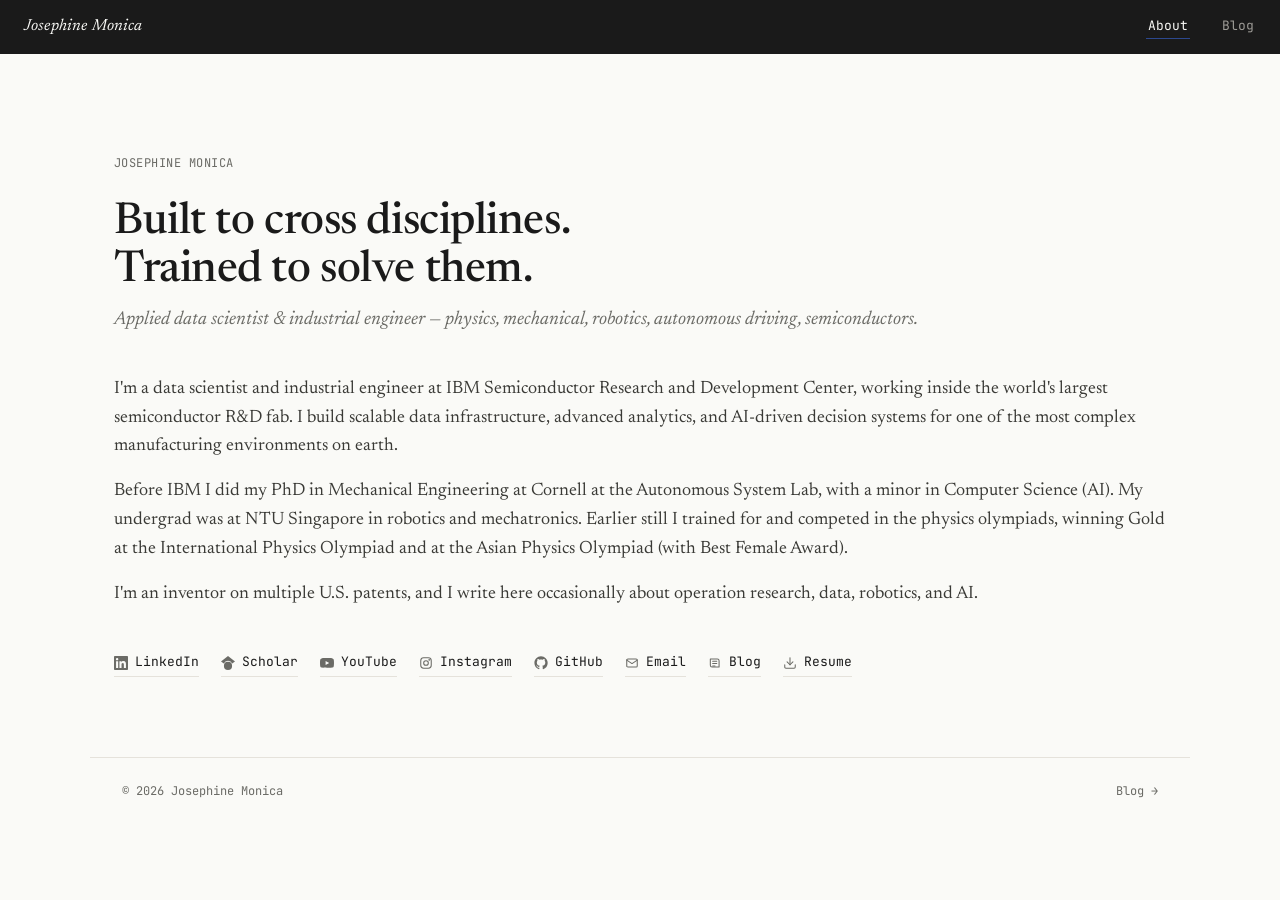
<file: index.html>
<!doctype html>
<html lang="en">
<head>
<meta charset="utf-8" />
<meta name="viewport" content="width=device-width, initial-scale=1" />
<title>Josephine Monica</title>
<link rel="preconnect" href="https://fonts.googleapis.com">
<link rel="preconnect" href="https://fonts.gstatic.com" crossorigin>
<link href="https://fonts.googleapis.com/css2?family=Inter:wght@400;500;600&family=Newsreader:ital,wght@0,400;0,500;0,600;1,400&family=JetBrains+Mono:wght@400;500&display=swap" rel="stylesheet">
<link rel="stylesheet" href="styles/base.css">
<style>
  body[data-variation="centered"] .v-sidebar,
  body[data-variation="centered"] .v-academic,
  body[data-variation="sidebar"]  .v-centered,
  body[data-variation="sidebar"]  .v-academic,
  body[data-variation="academic"] .v-centered,
  body[data-variation="academic"] .v-sidebar { display: none; }

  body[data-variation="sidebar"] .site-nav,
  body[data-variation="academic"] .site-nav { display: none; }

  .v-centered { max-width: var(--maxw); margin: 0 auto; padding: 72px 24px 0; }
  .v-centered .eyebrow { font-family: var(--mono); font-size: 12px; color: var(--muted); letter-spacing: 0.04em; margin-bottom: 28px; }
  .v-centered h1 { font-family: var(--serif); font-weight: 500; font-size: 44px; line-height: 1.08; letter-spacing: -0.01em; margin: 0 0 10px; }
  .v-centered .tag { font-family: var(--serif); font-style: italic; color: var(--muted); font-size: 19px; margin: 0 0 40px; }
  .v-centered .bio p { font-family: var(--serif); font-size: 18px; line-height: 1.6; margin: 0 0 16px; color: var(--ink-soft); text-wrap: pretty; }
  .v-centered .links { margin-top: 44px; display: flex; flex-wrap: wrap; gap: 22px; font-family: var(--mono); font-size: 13px; }
  .v-centered .links a { color: var(--ink); text-decoration: none; border-bottom: 1px solid var(--rule); padding-bottom: 3px; display: inline-flex; align-items: center; gap: 7px; }
  .v-centered .links a:hover { border-bottom-color: var(--accent); color: var(--accent); }
  .v-centered .links a:hover svg { color: var(--accent); }
  .v-centered .links svg { width: 14px; height: 14px; color: var(--muted); transition: color .15s ease; }

  .v-sidebar { max-width: var(--maxw); margin: 0 auto; padding: 72px 32px 0; display: grid; grid-template-columns: 240px 1fr; gap: 72px; }
  .v-sidebar aside .photo { width: 120px; height: 120px; border-radius: 50%; background: var(--rule); display: flex; align-items: center; justify-content: center; font-family: var(--serif); font-size: 36px; color: var(--muted); margin-bottom: 20px; }
  .v-sidebar aside h1 { font-family: var(--serif); font-weight: 500; font-size: 24px; line-height: 1.15; margin: 0 0 4px; }
  .v-sidebar aside .role { font-family: var(--mono); font-size: 12px; color: var(--muted); margin: 0 0 28px; }
  .v-sidebar aside nav { display: flex; flex-direction: column; gap: 6px; font-family: var(--mono); font-size: 13px; }
  .v-sidebar aside nav a { color: var(--muted); text-decoration: none; }
  .v-sidebar aside nav a:hover, .v-sidebar aside nav a.active { color: var(--ink); }
  .v-sidebar aside .links { margin-top: 24px; display: flex; flex-direction: column; gap: 2px; font-family: var(--mono); font-size: 13px; }
  .v-sidebar aside .links a { color: var(--ink); text-decoration: none; display: inline-flex; align-items: center; gap: 10px; padding: 4px 0; }
  .v-sidebar aside .links a:hover { color: var(--accent); }
  .v-sidebar aside .links a:hover svg { color: var(--accent); }
  .v-sidebar aside .links svg { width: 15px; height: 15px; flex-shrink: 0; color: var(--muted); transition: color .15s ease; }

  .v-sidebar main .bio p { font-family: var(--serif); font-size: 18px; line-height: 1.65; color: var(--ink-soft); margin: 0 0 18px; text-wrap: pretty; }
  .v-sidebar main h2 { font-family: var(--mono); font-size: 11px; text-transform: uppercase; letter-spacing: 0.1em; color: var(--muted); font-weight: 500; margin: 40px 0 14px; }
  .v-sidebar main .timeline { list-style: none; padding: 0; margin: 0; border-top: 1px solid var(--rule); }
  .v-sidebar main .timeline li { display: grid; grid-template-columns: 110px 1fr; gap: 20px; padding: 14px 0; border-bottom: 1px solid var(--rule); font-size: 15px; }
  .v-sidebar main .timeline .when { font-family: var(--mono); font-size: 12px; color: var(--muted); padding-top: 2px; }
  .v-sidebar main .timeline .what strong { font-weight: 500; color: var(--ink); }
  .v-sidebar main .timeline .what .sub { color: var(--muted); font-size: 14px; }

  @media (max-width: 720px) {
    .v-sidebar { grid-template-columns: 1fr; gap: 32px; padding-top: 48px; }
  }

  .v-academic { max-width: var(--maxw); margin: 0 auto; padding: 56px 32px 0; }
  .v-academic .masthead { border-top: 2px solid var(--ink); border-bottom: 1px solid var(--ink); padding: 20px 0 18px; display: flex; justify-content: space-between; align-items: baseline; margin-bottom: 40px; }
  .v-academic .masthead h1 { font-family: var(--serif); font-weight: 500; font-size: 30px; letter-spacing: -0.01em; margin: 0; white-space: nowrap; }
  .v-academic .masthead .meta { font-family: var(--mono); font-size: 12px; color: var(--muted); text-align: right; line-height: 1.5; }
  .v-academic .masthead .meta a { color: var(--muted); text-decoration: none; }
  .v-academic .masthead .meta a:hover { color: var(--ink); }

  .v-academic .layout { display: grid; grid-template-columns: 1fr 240px; gap: 56px; }
  .v-academic .bio p { font-family: var(--serif); font-size: 18px; line-height: 1.65; color: var(--ink-soft); margin: 0 0 18px; text-wrap: pretty; }
  .v-academic .bio p.lede { font-size: 21px; line-height: 1.5; color: var(--ink); margin-bottom: 28px; padding-bottom: 24px; border-bottom: 1px solid var(--rule); }
  .v-academic aside h3 { font-family: var(--mono); font-size: 11px; text-transform: uppercase; letter-spacing: 0.1em; color: var(--muted); font-weight: 500; margin: 0 0 12px; padding-bottom: 8px; border-bottom: 1px solid var(--rule); }
  .v-academic aside ul { list-style: none; padding: 0; margin: 0 0 28px; font-size: 14px; }
  .v-academic aside li { padding: 6px 0; color: var(--ink-soft); }
  .v-academic aside li .when { font-family: var(--mono); font-size: 11px; color: var(--muted); display: block; }
  .v-academic aside .links a { display: inline-flex; align-items: center; gap: 10px; font-family: var(--mono); font-size: 13px; color: var(--ink); text-decoration: none; padding: 4px 0; }
  .v-academic aside .links a:hover { color: var(--accent); }
  .v-academic aside .links a:hover svg { color: var(--accent); }
  .v-academic aside .links svg { width: 14px; height: 14px; color: var(--muted); transition: color .15s ease; }

  @media (max-width: 720px) {
    .v-academic .layout { grid-template-columns: 1fr; gap: 32px; }
    .v-academic .masthead { flex-direction: column; gap: 8px; }
    .v-academic .masthead .meta { text-align: left; }
  }

  #tweaks { position: fixed; right: 20px; bottom: 20px; background: var(--bg-elev); border: 1px solid var(--rule); border-radius: 8px; padding: 16px; font-family: var(--sans); font-size: 13px; box-shadow: 0 10px 30px rgba(0,0,0,.08); display: none; min-width: 240px; z-index: 100; }
  #tweaks.open { display: block; }
  #tweaks h4 { margin: 0 0 12px; font-family: var(--mono); font-size: 11px; text-transform: uppercase; letter-spacing: 0.1em; color: var(--muted); font-weight: 500; }
  #tweaks .row { display: flex; justify-content: space-between; align-items: center; padding: 6px 0; gap: 12px; }
  #tweaks .row label { color: var(--ink-soft); }
  #tweaks .seg { display: inline-flex; border: 1px solid var(--rule); border-radius: 6px; overflow: hidden; }
  #tweaks .seg button { background: transparent; border: 0; padding: 4px 10px; font-family: var(--mono); font-size: 11px; color: var(--muted); cursor: pointer; }
  #tweaks .seg button.active { background: var(--ink); color: var(--bg); }
  #tweaks .swatches { display: inline-flex; gap: 6px; }
  #tweaks .swatches button { width: 18px; height: 18px; border-radius: 50%; border: 1px solid var(--rule); cursor: pointer; padding: 0; }
  #tweaks .swatches button.active { outline: 2px solid var(--ink); outline-offset: 2px; }
</style>
</head>
<body data-variation="centered" data-screen-label="Homepage">

<header class="site-nav">
  <a href="index.html" class="brand">Josephine Monica</a>
  <nav>
    <a href="index.html" class="active">About</a>
    <!-- <a href="services.html">Services</a> -->
    <a href="blog.html">Blog</a>
  </nav>
</header>

<main class="v-centered">
  <div class="eyebrow">JOSEPHINE MONICA</div>
  <h1>Built to cross disciplines.<br>Trained to solve them.</h1>
  <p class="tag">Applied data scientist &amp; industrial engineer — physics, mechanical, robotics, autonomous driving, semiconductors.</p>

  <div class="bio">
    <p>I'm a data scientist and industrial engineer at IBM Semiconductor Research and Development Center, working inside the world's largest semiconductor R&amp;D fab. I build scalable data infrastructure, advanced analytics, and AI-driven decision systems for one of the most complex manufacturing environments on earth.</p>
    <p>Before IBM I did my PhD in Mechanical Engineering at Cornell at the Autonomous System Lab, with a minor in Computer Science (AI). My undergrad was at NTU Singapore in robotics and mechatronics. Earlier still I trained for and competed in the physics olympiads, winning Gold at the International Physics Olympiad and at the Asian Physics Olympiad (with Best Female Award).</p>
    <p>I'm an inventor on multiple U.S. patents, and I write here occasionally about operation research, data, robotics, and AI.</p>
  </div>

  <div class="links">
    <a href="https://linkedin.com/in/josephinemonica"><svg viewBox="0 0 24 24" fill="currentColor" aria-hidden="true"><path d="M20.45 20.45h-3.55v-5.57c0-1.33-.02-3.04-1.85-3.04-1.85 0-2.14 1.45-2.14 2.94v5.67H9.36V9h3.41v1.56h.05c.48-.9 1.64-1.85 3.38-1.85 3.61 0 4.28 2.38 4.28 5.47v6.27zM5.34 7.43a2.06 2.06 0 11-.01-4.12 2.06 2.06 0 01.01 4.12zM7.12 20.45H3.56V9h3.56v11.45zM22.23 0H1.77C.79 0 0 .77 0 1.72v20.56C0 23.23.79 24 1.77 24h20.45c.98 0 1.78-.77 1.78-1.72V1.72C24 .77 23.21 0 22.23 0z"/></svg>LinkedIn</a>
    <a href="https://scholar.google.com/citations?user=6PE9DkYAAAAJ&hl=en"><svg viewBox="0 0 24 24" fill="currentColor" aria-hidden="true"><path d="M12 24a7 7 0 110-14 7 7 0 010 14zm0-24L0 9.5l4.84 3.55A8 8 0 0112 8a8 8 0 017.16 5.05L24 9.5z"/></svg>Scholar</a>
    <a href="https://youtube.com/@josephine_monica"><svg viewBox="0 0 24 24" fill="currentColor" aria-hidden="true"><path d="M23.5 6.2a3 3 0 00-2.1-2.1C19.5 3.6 12 3.6 12 3.6s-7.5 0-9.4.5A3 3 0 00.5 6.2C0 8.1 0 12 0 12s0 3.9.5 5.8a3 3 0 002.1 2.1c1.9.5 9.4.5 9.4.5s7.5 0 9.4-.5a3 3 0 002.1-2.1c.5-1.9.5-5.8.5-5.8s0-3.9-.5-5.8zM9.6 15.6V8.4l6.2 3.6-6.2 3.6z"/></svg>YouTube</a>
    <a href="https://instagram.com/josephinemonica"><svg viewBox="0 0 24 24" fill="none" stroke="currentColor" stroke-width="1.8" stroke-linecap="round" stroke-linejoin="round" aria-hidden="true"><rect x="3" y="3" width="18" height="18" rx="5"/><circle cx="12" cy="12" r="4"/><circle cx="17.5" cy="6.5" r="0.6" fill="currentColor"/></svg>Instagram</a>
    <a href="https://github.com/josephinemonica"><svg viewBox="0 0 24 24" fill="currentColor" aria-hidden="true"><path d="M12 .5C5.73.5.67 5.56.67 11.83c0 5.02 3.24 9.28 7.75 10.78.57.1.78-.25.78-.55 0-.27-.01-.99-.02-1.94-3.15.68-3.82-1.52-3.82-1.52-.52-1.31-1.26-1.66-1.26-1.66-1.03-.7.08-.69.08-.69 1.14.08 1.74 1.17 1.74 1.17 1.01 1.74 2.66 1.24 3.31.95.1-.73.4-1.24.72-1.52-2.51-.29-5.15-1.26-5.15-5.6 0-1.24.44-2.25 1.17-3.04-.12-.29-.51-1.44.11-3 0 0 .96-.31 3.14 1.16.91-.25 1.89-.38 2.86-.39.97.01 1.95.14 2.86.39 2.18-1.47 3.14-1.16 3.14-1.16.62 1.56.23 2.71.11 3 .73.79 1.17 1.8 1.17 3.04 0 4.35-2.65 5.3-5.17 5.59.41.35.77 1.04.77 2.1 0 1.51-.01 2.73-.01 3.1 0 .3.2.66.79.55 4.5-1.5 7.74-5.76 7.74-10.78C23.33 5.56 18.27.5 12 .5z"/></svg>GitHub</a>
    <a href="mailto:josephinemonica09@gmail.com"><svg viewBox="0 0 24 24" fill="none" stroke="currentColor" stroke-width="1.8" stroke-linecap="round" stroke-linejoin="round" aria-hidden="true"><rect x="3" y="5" width="18" height="14" rx="2"/><path d="M3 7l9 6 9-6"/></svg>Email</a>
    <a href="blog.html"><svg viewBox="0 0 24 24" fill="none" stroke="currentColor" stroke-width="1.8" stroke-linecap="round" stroke-linejoin="round" aria-hidden="true"><path d="M4 5h12a3 3 0 013 3v11H7a3 3 0 01-3-3V5z"/><path d="M8 9h7M8 13h7M8 17h4"/></svg>Blog</a>
    <a href="uploads/cv.pdf" download><svg viewBox="0 0 24 24" fill="none" stroke="currentColor" stroke-width="1.8" stroke-linecap="round" stroke-linejoin="round" aria-hidden="true"><path d="M21 15v4a2 2 0 01-2 2H5a2 2 0 01-2-2v-4"/><polyline points="7 10 12 15 17 10"/><line x1="12" y1="15" x2="12" y2="3"/></svg>Resume</a>
  </div>
</main>

<div class="v-sidebar">
  <aside>
    <div class="photo">JM</div>
    <h1>Josephine Monica</h1>
    <p class="role">Industrial Engineer and Data Scientist, IBM</p>
    <nav>
      <a href="index.html" class="active">About</a>
      <!-- <a href="services.html">Services</a> -->
      <a href="blog.html">Blog</a>
    </nav>
    <div class="links">
      <a href="https://linkedin.com/in/josephinemonica"><svg viewBox="0 0 24 24" fill="currentColor" aria-hidden="true"><path d="M20.45 20.45h-3.55v-5.57c0-1.33-.02-3.04-1.85-3.04-1.85 0-2.14 1.45-2.14 2.94v5.67H9.36V9h3.41v1.56h.05c.48-.9 1.64-1.85 3.38-1.85 3.61 0 4.28 2.38 4.28 5.47v6.27zM5.34 7.43a2.06 2.06 0 11-.01-4.12 2.06 2.06 0 01.01 4.12zM7.12 20.45H3.56V9h3.56v11.45zM22.23 0H1.77C.79 0 0 .77 0 1.72v20.56C0 23.23.79 24 1.77 24h20.45c.98 0 1.78-.77 1.78-1.72V1.72C24 .77 23.21 0 22.23 0z"/></svg>LinkedIn</a>
      <a href="https://scholar.google.com/citations?user=6PE9DkYAAAAJ&hl=en"><svg viewBox="0 0 24 24" fill="currentColor" aria-hidden="true"><path d="M12 24a7 7 0 110-14 7 7 0 010 14zm0-24L0 9.5l4.84 3.55A8 8 0 0112 8a8 8 0 017.16 5.05L24 9.5z"/></svg>Scholar</a>
      <a href="https://youtube.com/@josephinemonica"><svg viewBox="0 0 24 24" fill="currentColor" aria-hidden="true"><path d="M23.5 6.2a3 3 0 00-2.1-2.1C19.5 3.6 12 3.6 12 3.6s-7.5 0-9.4.5A3 3 0 00.5 6.2C0 8.1 0 12 0 12s0 3.9.5 5.8a3 3 0 002.1 2.1c1.9.5 9.4.5 9.4.5s7.5 0 9.4-.5a3 3 0 002.1-2.1c.5-1.9.5-5.8.5-5.8s0-3.9-.5-5.8zM9.6 15.6V8.4l6.2 3.6-6.2 3.6z"/></svg>YouTube</a>
      <a href="https://instagram.com/josephinemonica"><svg viewBox="0 0 24 24" fill="none" stroke="currentColor" stroke-width="1.8" stroke-linecap="round" stroke-linejoin="round" aria-hidden="true"><rect x="3" y="3" width="18" height="18" rx="5"/><circle cx="12" cy="12" r="4"/><circle cx="17.5" cy="6.5" r="0.6" fill="currentColor"/></svg>Instagram</a>
      <a href="https://github.com/josephinemonica"><svg viewBox="0 0 24 24" fill="currentColor" aria-hidden="true"><path d="M12 .5C5.73.5.67 5.56.67 11.83c0 5.02 3.24 9.28 7.75 10.78.57.1.78-.25.78-.55 0-.27-.01-.99-.02-1.94-3.15.68-3.82-1.52-3.82-1.52-.52-1.31-1.26-1.66-1.26-1.66-1.03-.7.08-.69.08-.69 1.14.08 1.74 1.17 1.74 1.17 1.01 1.74 2.66 1.24 3.31.95.1-.73.4-1.24.72-1.52-2.51-.29-5.15-1.26-5.15-5.6 0-1.24.44-2.25 1.17-3.04-.12-.29-.51-1.44.11-3 0 0 .96-.31 3.14 1.16.91-.25 1.89-.38 2.86-.39.97.01 1.95.14 2.86.39 2.18-1.47 3.14-1.16 3.14-1.16.62 1.56.23 2.71.11 3 .73.79 1.17 1.8 1.17 3.04 0 4.35-2.65 5.3-5.17 5.59.41.35.77 1.04.77 2.1 0 1.51-.01 2.73-.01 3.1 0 .3.2.66.79.55 4.5-1.5 7.74-5.76 7.74-10.78C23.33 5.56 18.27.5 12 .5z"/></svg>GitHub</a>
      <a href="mailto:josephinemonica09@gmail.com"><svg viewBox="0 0 24 24" fill="none" stroke="currentColor" stroke-width="1.8" stroke-linecap="round" stroke-linejoin="round" aria-hidden="true"><rect x="3" y="5" width="18" height="14" rx="2"/><path d="M3 7l9 6 9-6"/></svg>Email</a>
    </div>
  </aside>
  <main>
    <div class="bio">
      <p>I'm a data and systems engineer at IBM Research, working inside the world's largest semiconductor R&amp;D fab. My work bridges engineering, operations, and leadership — building scalable data infrastructure, advanced analytics, and AI-driven decision systems for one of the most complex manufacturing environments on earth.</p>
      <p>Before IBM I did my PhD in Mechanical Engineering at Cornell, with a minor in Computer Science (AI). My undergrad was at NTU Singapore in robotics and mechatronics, with an exchange semester at McGill. Further back, I trained for and competed in the physics olympiads, winning Gold at the International and Asian Physics Olympiads.</p>
      <p>I'm an inventor on multiple U.S. patents. I write here occasionally about data, robotics, and the messy work of turning operational signals into decisions.</p>
    </div>

    <h2>Timeline</h2>
    <ul class="timeline">
      <li><span class="when">2023 — now</span><span class="what"><strong>IBM Research</strong> · <span class="sub">Industrial Engineer &amp; Data Scientist, Semiconductor R&amp;D</span></span></li>
      <li><span class="when">2022</span><span class="what"><strong>IBM T. J. Watson</strong> · <span class="sub">Research Intern</span></span></li>
      <li><span class="when">2018 — 2023</span><span class="what"><strong>Cornell University</strong> · <span class="sub">PhD, Mechanical Engineering (Robotics &amp; AI)</span></span></li>
      <li><span class="when">2014 — 2018</span><span class="what"><strong>NTU Singapore</strong> · <span class="sub">B.Eng, Mechanical Engineering · Lee Kuan Yew Gold Medal</span></span></li>
      <li><span class="when">2013 — 2014</span><span class="what"><strong>Physics Olympiads</strong> · <span class="sub">Gold, IPhO &amp; APhO</span></span></li>
    </ul>
  </main>
</div>

<div class="v-academic">
  <header class="masthead">
    <h1>Josephine Monica</h1>
    <div class="meta">
      Applied Data Scientist, IBM Research<br>
      <a href="mailto:josephinemonica09@gmail.com">josephinemonica09@gmail.com</a>
    </div>
  </header>
  <div class="layout">
    <section class="bio">
      <p class="lede">Applied data scientist and industrial engineer at IBM's semiconductor R&amp;D fab, with research training across robotics, AI, and physics.</p>
      <p>I joined IBM Research in 2023, where I drive data and analytics strategy inside the world's largest semiconductor R&amp;D fab — building infrastructure, analytics, and AI-driven decision systems that turn high-volume operational data into efficiency gains and strategic insight. I am an inventor on multiple U.S. patents.</p>
      <p>Before IBM I completed my PhD in Mechanical Engineering at Cornell University, with a minor in Computer Science (AI), advised by Prof. Mark Campbell. I did my undergrad in Mechanical Engineering at NTU Singapore (specialization in robotics and mechatronics), with an exchange semester at McGill. Earlier, I trained for and competed in the physics olympiads, winning Gold at the International Physics Olympiad and the Asian Physics Olympiad.</p>
      <p>I write short, infrequent notes on this site — mostly on the overlap between robotics, AI, and the factory floor.</p>
    </section>
    <aside>
      <h3>Now</h3>
      <ul><li>Applied Data Scientist &amp; Industrial Engineer at IBM Research<span class="when">Semiconductor R&amp;D · since 2023</span></li></ul>
      <h3>Previously</h3>
      <ul>
        <li>PhD, Mech. Eng (Robotics &amp; AI) — Cornell<span class="when">2018 – 2023</span></li>
        <li>B.Eng, Mech. Eng — NTU<span class="when">2014 – 2018</span></li>
        <li>Gold, IPhO &amp; APhO<span class="when">2013 – 2014</span></li>
      </ul>
      <h3>Elsewhere</h3>
      <div class="links">
        <a href="https://linkedin.com/in/josephinemonica"><svg viewBox="0 0 24 24" fill="currentColor" aria-hidden="true"><path d="M20.45 20.45h-3.55v-5.57c0-1.33-.02-3.04-1.85-3.04-1.85 0-2.14 1.45-2.14 2.94v5.67H9.36V9h3.41v1.56h.05c.48-.9 1.64-1.85 3.38-1.85 3.61 0 4.28 2.38 4.28 5.47v6.27zM5.34 7.43a2.06 2.06 0 11-.01-4.12 2.06 2.06 0 01.01 4.12zM7.12 20.45H3.56V9h3.56v11.45zM22.23 0H1.77C.79 0 0 .77 0 1.72v20.56C0 23.23.79 24 1.77 24h20.45c.98 0 1.78-.77 1.78-1.72V1.72C24 .77 23.21 0 22.23 0z"/></svg>LinkedIn</a>
        <a href="https://scholar.google.com/citations?user=6PE9DkYAAAAJ&hl=en"><svg viewBox="0 0 24 24" fill="currentColor" aria-hidden="true"><path d="M12 24a7 7 0 110-14 7 7 0 010 14zm0-24L0 9.5l4.84 3.55A8 8 0 0112 8a8 8 0 017.16 5.05L24 9.5z"/></svg>Scholar</a>
        <a href="https://youtube.com/@josephinemonica"><svg viewBox="0 0 24 24" fill="currentColor" aria-hidden="true"><path d="M23.5 6.2a3 3 0 00-2.1-2.1C19.5 3.6 12 3.6 12 3.6s-7.5 0-9.4.5A3 3 0 00.5 6.2C0 8.1 0 12 0 12s0 3.9.5 5.8a3 3 0 002.1 2.1c1.9.5 9.4.5 9.4.5s7.5 0 9.4-.5a3 3 0 002.1-2.1c.5-1.9.5-5.8.5-5.8s0-3.9-.5-5.8zM9.6 15.6V8.4l6.2 3.6-6.2 3.6z"/></svg>YouTube</a>
        <a href="https://instagram.com/josephinemonica"><svg viewBox="0 0 24 24" fill="none" stroke="currentColor" stroke-width="1.8" stroke-linecap="round" stroke-linejoin="round" aria-hidden="true"><rect x="3" y="3" width="18" height="18" rx="5"/><circle cx="12" cy="12" r="4"/><circle cx="17.5" cy="6.5" r="0.6" fill="currentColor"/></svg>Instagram</a>
        <a href="https://github.com/josephinemonica"><svg viewBox="0 0 24 24" fill="currentColor" aria-hidden="true"><path d="M12 .5C5.73.5.67 5.56.67 11.83c0 5.02 3.24 9.28 7.75 10.78.57.1.78-.25.78-.55 0-.27-.01-.99-.02-1.94-3.15.68-3.82-1.52-3.82-1.52-.52-1.31-1.26-1.66-1.26-1.66-1.03-.7.08-.69.08-.69 1.14.08 1.74 1.17 1.74 1.17 1.01 1.74 2.66 1.24 3.31.95.1-.73.4-1.24.72-1.52-2.51-.29-5.15-1.26-5.15-5.6 0-1.24.44-2.25 1.17-3.04-.12-.29-.51-1.44.11-3 0 0 .96-.31 3.14 1.16.91-.25 1.89-.38 2.86-.39.97.01 1.95.14 2.86.39 2.18-1.47 3.14-1.16 3.14-1.16.62 1.56.23 2.71.11 3 .73.79 1.17 1.8 1.17 3.04 0 4.35-2.65 5.3-5.17 5.59.41.35.77 1.04.77 2.1 0 1.51-.01 2.73-.01 3.1 0 .3.2.66.79.55 4.5-1.5 7.74-5.76 7.74-10.78C23.33 5.56 18.27.5 12 .5z"/></svg>GitHub</a>
        <a href="blog.html"><svg viewBox="0 0 24 24" fill="none" stroke="currentColor" stroke-width="1.8" stroke-linecap="round" stroke-linejoin="round" aria-hidden="true"><path d="M4 5h12a3 3 0 013 3v11H7a3 3 0 01-3-3V5z"/><path d="M8 9h7M8 13h7M8 17h4"/></svg>Blog</a>
      </div>
    </aside>
  </div>
</div>

<footer class="site-footer">
  <span>© 2026 Josephine Monica</span>
  <span><a href="blog.html" style="color:var(--muted);text-decoration:none;">Blog →</a></span>
</footer>

<div id="tweaks" role="dialog" aria-label="Tweaks">
  <h4>Tweaks</h4>
  <div class="row">
    <label>Layout</label>
    <div class="seg" data-key="variation">
      <button data-val="centered">Centered</button>
      <button data-val="sidebar">Sidebar</button>
      <button data-val="academic">Academic</button>
    </div>
  </div>
  <div class="row">
    <label>Theme</label>
    <div class="seg" data-key="theme">
      <button data-val="paper">Paper</button>
      <button data-val="ivory">Ivory</button>
      <button data-val="dark">Dark</button>
    </div>
  </div>
  <div class="row">
    <label>Accent</label>
    <div class="swatches" data-key="accent">
      <button data-val="ochre"   style="background: oklch(0.55 0.12 45)"></button>
      <button data-val="ink"     style="background: #1a1a1a"></button>
      <button data-val="forest"  style="background: oklch(0.45 0.08 150)"></button>
      <button data-val="indigo"  style="background: oklch(0.42 0.12 265)"></button>
      <button data-val="crimson" style="background: oklch(0.50 0.14 25)"></button>
    </div>
  </div>
</div>

<script>
  const TWEAK_DEFAULTS = /*EDITMODE-BEGIN*/{
    "variation": "centered",
    "theme": "paper",
    "accent": "indigo"
  }/*EDITMODE-END*/;

  const THEMES = {
    paper: { bg:"#fafaf7", bgElev:"#fff",     ink:"#1a1a1a", inkSoft:"#3a3a36", muted:"#6b6b66", rule:"#e5e2db" },
    ivory: { bg:"#f5f2ec", bgElev:"#fbf9f4",  ink:"#1a1a1a", inkSoft:"#3a3a36", muted:"#6b6b66", rule:"#dcd7cc" },
    dark:  { bg:"#151514", bgElev:"#1d1d1b", ink:"#f2efe8", inkSoft:"#d7d3ca", muted:"#8a8880", rule:"#2a2a27" }
  };
  const ACCENTS = {
    ochre:   "oklch(0.55 0.12 45)",
    ink:     "#1a1a1a",
    forest:  "oklch(0.45 0.08 150)",
    indigo:  "oklch(0.42 0.12 265)",
    crimson: "oklch(0.50 0.14 25)"
  };

  const state = { ...TWEAK_DEFAULTS };

  function apply() {
    document.body.dataset.variation = state.variation;
    const t = THEMES[state.theme];
    const r = document.documentElement.style;
    r.setProperty("--bg", t.bg);
    r.setProperty("--bg-elev", t.bgElev);
    r.setProperty("--ink", t.ink);
    r.setProperty("--ink-soft", t.inkSoft);
    r.setProperty("--muted", t.muted);
    r.setProperty("--rule", t.rule);
    r.setProperty("--accent", ACCENTS[state.accent]);

    document.querySelectorAll("#tweaks [data-key]").forEach(group => {
      const key = group.dataset.key;
      group.querySelectorAll("[data-val]").forEach(b => {
        b.classList.toggle("active", b.dataset.val === state[key]);
      });
    });
  }

  function setTweak(key, val) {
    state[key] = val;
    apply();
    try { window.parent.postMessage({ type: "__edit_mode_set_keys", edits: { [key]: val } }, "*"); } catch (_) {}
  }

  document.querySelectorAll("#tweaks [data-key]").forEach(group => {
    const key = group.dataset.key;
    group.querySelectorAll("[data-val]").forEach(b => {
      b.addEventListener("click", () => setTweak(key, b.dataset.val));
    });
  });

  window.addEventListener("message", (e) => {
    const d = e.data || {};
    if (d.type === "__activate_edit_mode")   document.getElementById("tweaks").classList.add("open");
    if (d.type === "__deactivate_edit_mode") document.getElementById("tweaks").classList.remove("open");
  });
  try { window.parent.postMessage({ type: "__edit_mode_available" }, "*"); } catch (_) {}

  apply();
</script>
</body>
</html>
</file>
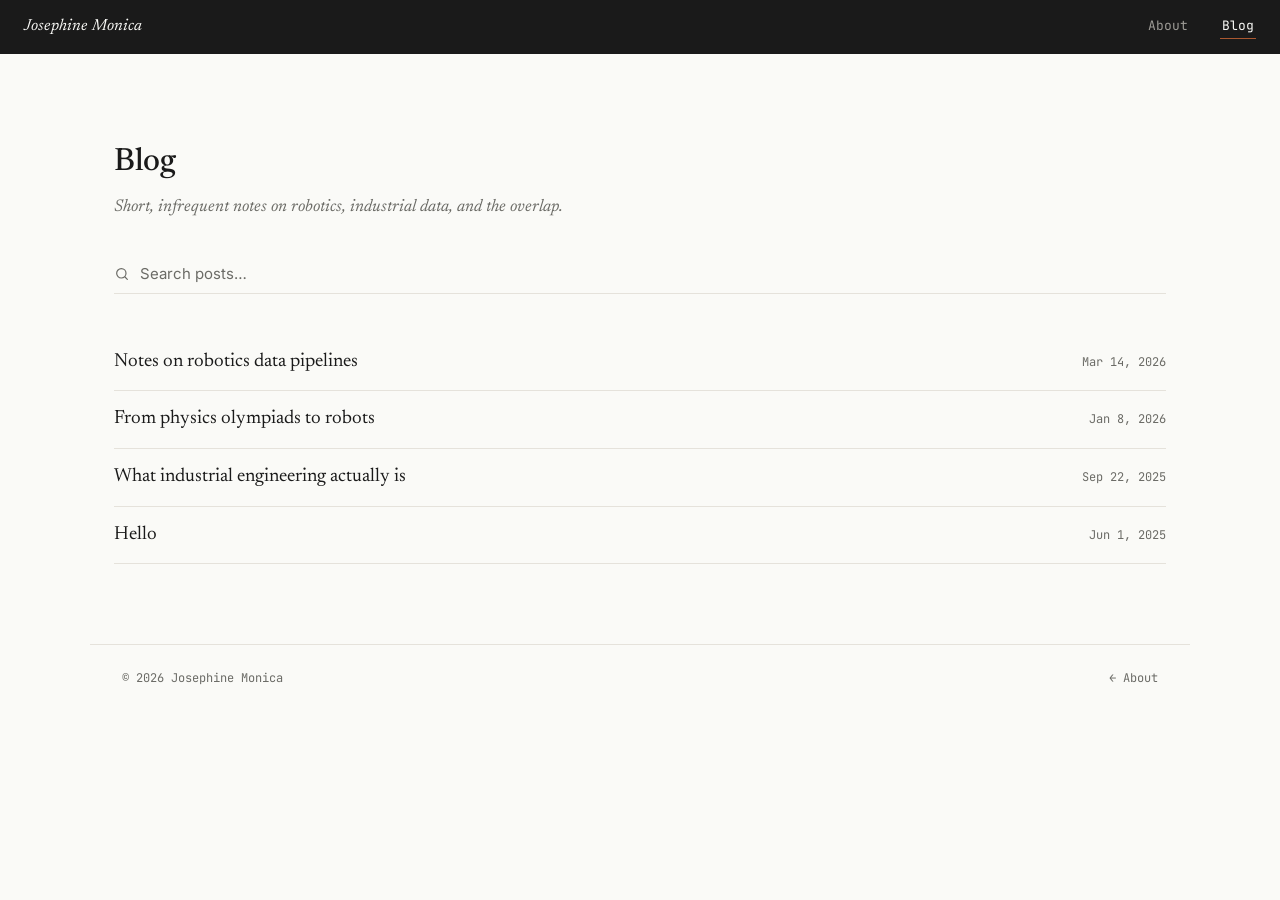
<file: blog.html>
<!doctype html>
<html lang="en">
<head>
<meta charset="utf-8" />
<meta name="viewport" content="width=device-width, initial-scale=1" />
<title>Blog — Josephine Monica</title>
<link rel="preconnect" href="https://fonts.googleapis.com">
<link rel="preconnect" href="https://fonts.gstatic.com" crossorigin>
<link href="https://fonts.googleapis.com/css2?family=Inter:wght@400;500;600&family=Newsreader:ital,wght@0,400;0,500;0,600;1,400&family=JetBrains+Mono:wght@400;500&display=swap" rel="stylesheet">
<link rel="stylesheet" href="styles/base.css">
<style>
  .page {
    max-width: var(--maxw);
    margin: 0 auto;
    padding: 56px 24px 0;
  }
  .page h1 {
    font-family: var(--serif);
    font-weight: 500;
    font-size: 32px;
    letter-spacing: -0.01em;
    margin: 0 0 8px;
  }
  .page .sub {
    font-family: var(--serif);
    font-style: italic;
    color: var(--muted);
    font-size: 17px;
    margin: 0 0 32px;
  }

  .search {
    position: relative;
    margin-bottom: 4px;
  }
  .search input {
    width: 100%;
    box-sizing: border-box;
    font-family: var(--sans);
    font-size: 15px;
    color: var(--ink);
    background: transparent;
    border: 0;
    border-bottom: 1px solid var(--rule);
    padding: 10px 0 10px 26px;
    outline: none;
    transition: border-color .15s ease;
  }
  .search input::placeholder { color: var(--muted); }
  .search input:focus { border-bottom-color: var(--ink); }
  .search svg {
    position: absolute;
    left: 0;
    top: 50%;
    transform: translateY(-50%);
    width: 16px;
    height: 16px;
    color: var(--muted);
    pointer-events: none;
  }
  .search-meta {
    font-family: var(--mono);
    font-size: 11px;
    color: var(--muted);
    letter-spacing: 0.04em;
    padding: 10px 0 0;
    min-height: 18px;
  }

  .post-list { list-style: none; padding: 0; margin: 18px 0 0; }
  .post-list li a {
    display: grid;
    grid-template-columns: 1fr auto;
    gap: 20px;
    align-items: baseline;
    padding: 16px 0;
    border-bottom: 1px solid var(--rule);
    text-decoration: none;
    color: var(--ink);
  }
  .post-list li a:hover .title { color: var(--accent); }
  .post-list .title {
    font-family: var(--serif);
    font-size: 19px;
    line-height: 1.3;
    transition: color .15s ease;
  }
  .post-list .when {
    font-family: var(--mono);
    font-size: 12px;
    color: var(--muted);
    white-space: nowrap;
  }
  .post-list mark {
    background: transparent;
    color: var(--accent);
    font-weight: 500;
  }

  .empty {
    color: var(--muted);
    font-family: var(--serif);
    font-style: italic;
    padding: 20px 0;
  }
</style>
</head>
<body data-screen-label="Blog Index">

<header class="site-nav">
  <a href="index.html" class="brand">Josephine Monica</a>
  <nav>
    <a href="index.html">About</a>
    <!-- <a href="services.html">Services</a> -->
    <a href="blog.html" class="active">Blog</a>
  </nav>
</header>

<main class="page">
  <h1>Blog</h1>
  <p class="sub">Short, infrequent notes on robotics, industrial data, and the overlap.</p>

  <div class="search">
    <svg viewBox="0 0 24 24" fill="none" stroke="currentColor" stroke-width="1.8" stroke-linecap="round" stroke-linejoin="round" aria-hidden="true">
      <circle cx="11" cy="11" r="7"/>
      <path d="M20 20l-3.5-3.5"/>
    </svg>
    <input id="q" type="search" placeholder="Search posts…" autocomplete="off" spellcheck="false" />
  </div>
  <div class="search-meta" id="search-meta"></div>

  <div id="posts"><p class="empty">Loading…</p></div>
</main>

<footer class="site-footer">
  <span>© 2026 Josephine Monica</span>
  <span><a href="index.html" style="color:var(--muted);text-decoration:none;">← About</a></span>
</footer>

<script>
  function fmtDate(iso) {
    const d = new Date(iso + "T00:00:00");
    return d.toLocaleDateString("en-US", { year: "numeric", month: "short", day: "numeric" });
  }

  function escapeHtml(s) {
    return s.replace(/[&<>"']/g, c => ({
      "&": "&amp;", "<": "&lt;", ">": "&gt;", '"': "&quot;", "'": "&#39;"
    }[c]));
  }

  function highlight(text, query) {
    const safe = escapeHtml(text);
    if (!query) return safe;
    const q = query.trim();
    if (!q) return safe;
    const re = new RegExp("(" + q.replace(/[.*+?^${}()|[\]\\]/g, "\\$&") + ")", "ig");
    return safe.replace(re, "<mark>$1</mark>");
  }

  let POSTS = [];

  function render(query = "") {
    const root = document.getElementById("posts");
    const meta = document.getElementById("search-meta");
    const q = query.trim().toLowerCase();
    const filtered = q
      ? POSTS.filter(p => p.title.toLowerCase().includes(q))
      : POSTS;

    meta.textContent = q
      ? `${filtered.length} ${filtered.length === 1 ? "match" : "matches"}`
      : "";

    if (!POSTS.length) {
      root.innerHTML = '<p class="empty">No posts yet.</p>';
      return;
    }
    if (!filtered.length) {
      root.innerHTML = '<p class="empty">No posts match “' + escapeHtml(query) + '”.</p>';
      return;
    }

    const ul = document.createElement("ul");
    ul.className = "post-list";
    for (const p of filtered) {
      const li = document.createElement("li");
      li.innerHTML = `
        <a href="post.html?slug=${encodeURIComponent(p.slug)}">
          <span class="title">${highlight(p.title, query)}</span>
          <span class="when">${fmtDate(p.date)}</span>
        </a>`;
      ul.appendChild(li);
    }
    root.innerHTML = "";
    root.appendChild(ul);
  }

  async function loadPosts() {
    const res = await fetch("posts/index.json");
    const posts = await res.json();
    posts.sort((a, b) => b.date.localeCompare(a.date));
    POSTS = posts;
    render();
  }

  document.getElementById("q").addEventListener("input", e => render(e.target.value));

  loadPosts().catch(err => {
    document.getElementById("posts").innerHTML =
      '<p class="empty">Could not load posts.</p>';
    console.error(err);
  });
</script>
</body>
</html>
</file>
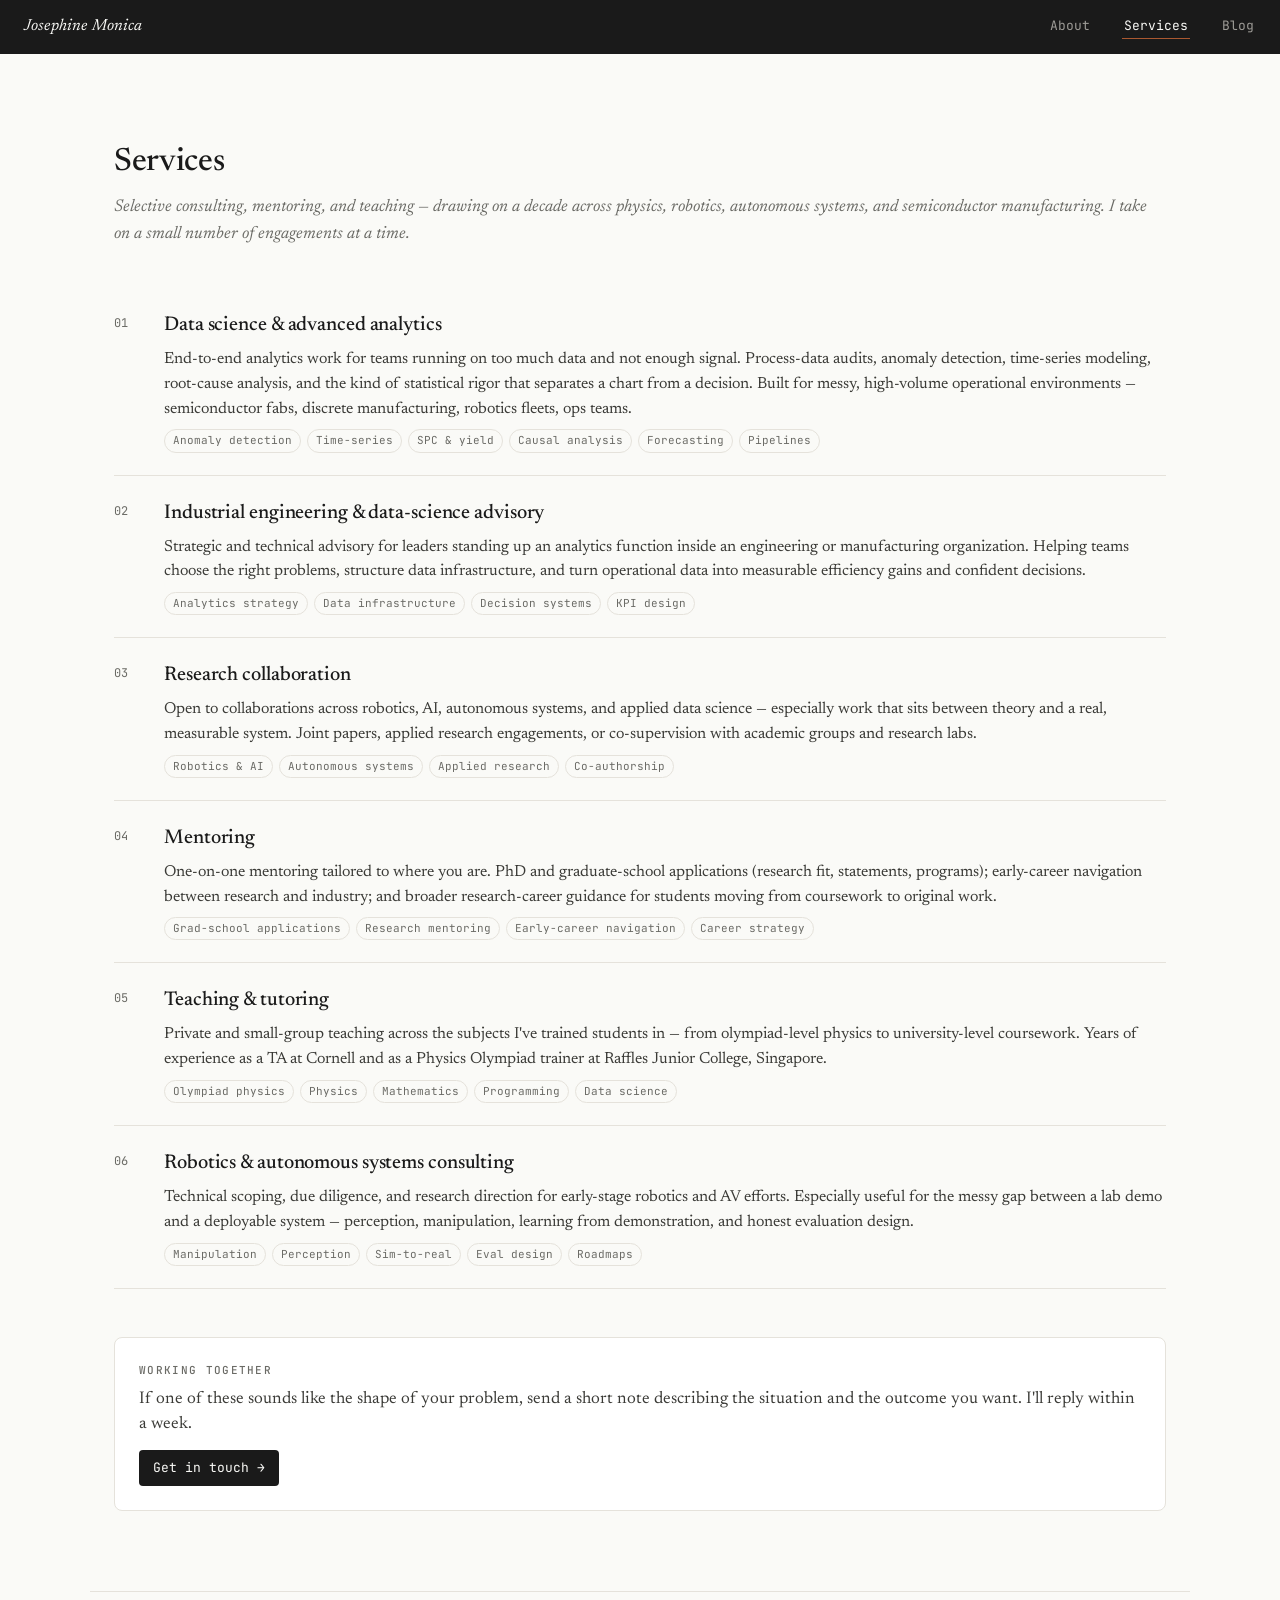
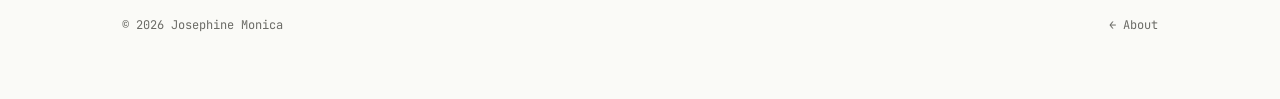
<file: services.html>
<!doctype html>
<html lang="en">
<head>
<meta charset="utf-8" />
<meta name="viewport" content="width=device-width, initial-scale=1" />
<title>Services — Josephine Monica</title>
<link rel="preconnect" href="https://fonts.googleapis.com">
<link rel="preconnect" href="https://fonts.gstatic.com" crossorigin>
<link href="https://fonts.googleapis.com/css2?family=Inter:wght@400;500;600&family=Newsreader:ital,wght@0,400;0,500;0,600;1,400&family=JetBrains+Mono:wght@400;500&display=swap" rel="stylesheet">
<link rel="stylesheet" href="styles/base.css">
<style>
  .page { max-width: var(--maxw); margin: 0 auto; padding: 56px 24px 0; }
  .page h1 {
    font-family: var(--serif); font-weight: 500; font-size: 32px;
    letter-spacing: -0.01em; margin: 0 0 8px;
  }
  .page .sub {
    font-family: var(--serif); font-style: italic; color: var(--muted);
    font-size: 17px; margin: 0 0 40px; text-wrap: pretty;
  }

  .services { list-style: none; padding: 0; margin: 0; }
  .services li {
    display: grid;
    grid-template-columns: 32px 1fr;
    gap: 18px;
    padding: 22px 0;
    border-bottom: 1px solid var(--rule);
  }
  .services .n {
    font-family: var(--mono);
    font-size: 12px;
    color: var(--muted);
    padding-top: 4px;
  }
  .services h3 {
    font-family: var(--serif);
    font-weight: 500;
    font-size: 20px;
    margin: 0 0 6px;
    color: var(--ink);
    letter-spacing: -0.005em;
  }
  .services p {
    font-family: var(--serif);
    font-size: 16px;
    line-height: 1.55;
    color: var(--ink-soft);
    margin: 0 0 8px;
    text-wrap: pretty;
  }
  .services .tags {
    display: flex; flex-wrap: wrap; gap: 6px;
    margin-top: 8px;
  }
  .services .tags span {
    font-family: var(--mono); font-size: 11px;
    color: var(--muted);
    border: 1px solid var(--rule);
    padding: 2px 8px; border-radius: 99px;
  }

  .contact {
    margin-top: 48px;
    padding: 24px;
    border: 1px solid var(--rule);
    border-radius: 8px;
    background: var(--bg-elev);
  }
  .contact h3 {
    font-family: var(--mono); font-size: 11px; text-transform: uppercase;
    letter-spacing: 0.12em; color: var(--muted); font-weight: 500;
    margin: 0 0 8px;
  }
  .contact p {
    font-family: var(--serif); font-size: 17px; line-height: 1.5;
    margin: 0 0 12px; color: var(--ink-soft);
  }
  .contact a.cta {
    font-family: var(--mono); font-size: 13px;
    color: var(--bg); background: var(--ink);
    text-decoration: none; padding: 8px 14px;
    border-radius: 4px; display: inline-block;
  }
  .contact a.cta:hover { background: var(--accent); }
</style>
</head>
<body data-screen-label="Services">

<header class="site-nav">
  <a href="index.html" class="brand">Josephine Monica</a>
  <nav>
    <a href="index.html">About</a>
    <a href="services.html" class="active">Services</a>
    <a href="blog.html">Blog</a>
  </nav>
</header>

<main class="page">
  <h1>Services</h1>
  <p class="sub">Selective consulting, mentoring, and teaching — drawing on a decade across physics, robotics, autonomous systems, and semiconductor manufacturing. I take on a small number of engagements at a time.</p>

  <ol class="services">
    <li>
      <div class="n">01</div>
      <div>
        <h3>Data science &amp; advanced analytics</h3>
        <p>End-to-end analytics work for teams running on too much data and not enough signal. Process-data audits, anomaly detection, time-series modeling, root-cause analysis, and the kind of statistical rigor that separates a chart from a decision. Built for messy, high-volume operational environments — semiconductor fabs, discrete manufacturing, robotics fleets, ops teams.</p>
        <div class="tags"><span>Anomaly detection</span><span>Time-series</span><span>SPC &amp; yield</span><span>Causal analysis</span><span>Forecasting</span><span>Pipelines</span></div>
      </div>
    </li>
    <li>
      <div class="n">02</div>
      <div>
        <h3>Industrial engineering &amp; data-science advisory</h3>
        <p>Strategic and technical advisory for leaders standing up an analytics function inside an engineering or manufacturing organization. Helping teams choose the right problems, structure data infrastructure, and turn operational data into measurable efficiency gains and confident decisions.</p>
        <div class="tags"><span>Analytics strategy</span><span>Data infrastructure</span><span>Decision systems</span><span>KPI design</span></div>
      </div>
    </li>
    <li>
      <div class="n">03</div>
      <div>
        <h3>Research collaboration</h3>
        <p>Open to collaborations across robotics, AI, autonomous systems, and applied data science — especially work that sits between theory and a real, measurable system. Joint papers, applied research engagements, or co-supervision with academic groups and research labs.</p>
        <div class="tags"><span>Robotics &amp; AI</span><span>Autonomous systems</span><span>Applied research</span><span>Co-authorship</span></div>
      </div>
    </li>
    <li>
      <div class="n">04</div>
      <div>
        <h3>Mentoring</h3>
        <p>One-on-one mentoring tailored to where you are. PhD and graduate-school applications (research fit, statements, programs); early-career navigation between research and industry; and broader research-career guidance for students moving from coursework to original work.</p>
        <div class="tags"><span>Grad-school applications</span><span>Research mentoring</span><span>Early-career navigation</span><span>Career strategy</span></div>
      </div>
    </li>
    <li>
      <div class="n">05</div>
      <div>
        <h3>Teaching &amp; tutoring</h3>
        <p>Private and small-group teaching across the subjects I've trained students in — from olympiad-level physics to university-level coursework. Years of experience as a TA at Cornell and as a Physics Olympiad trainer at Raffles Junior College, Singapore.</p>
        <div class="tags"><span>Olympiad physics</span><span>Physics</span><span>Mathematics</span><span>Programming</span><span>Data science</span></div>
      </div>
    </li>
    <li>
      <div class="n">06</div>
      <div>
        <h3>Robotics &amp; autonomous systems consulting</h3>
        <p>Technical scoping, due diligence, and research direction for early-stage robotics and AV efforts. Especially useful for the messy gap between a lab demo and a deployable system — perception, manipulation, learning from demonstration, and honest evaluation design.</p>
        <div class="tags"><span>Manipulation</span><span>Perception</span><span>Sim-to-real</span><span>Eval design</span><span>Roadmaps</span></div>
      </div>
    </li>
  </ol>

  <div class="contact">
    <h3>Working together</h3>
    <p>If one of these sounds like the shape of your problem, send a short note describing the situation and the outcome you want. I'll reply within a week.</p>
    <a class="cta" href="mailto:josephinemonica09@gmail.com">Get in touch →</a>
  </div>
</main>

<footer class="site-footer">
  <span>© 2026 Josephine Monica</span>
  <span><a href="index.html" style="color:var(--muted);text-decoration:none;">← About</a></span>
</footer>

</body>
</html>
</file>
<file: styles/base.css>
/* Shared tokens — kept small on purpose */
:root {
  --bg: #fafaf7;
  --bg-elev: #ffffff;
  --ink: #1a1a1a;
  --ink-soft: #3a3a36;
  --muted: #6b6b66;
  --rule: #e5e2db;
  --accent: oklch(0.55 0.12 45);

  --serif: "Newsreader", Georgia, "Times New Roman", serif;
  --sans:  "Inter", -apple-system, BlinkMacSystemFont, "Segoe UI", sans-serif;
  --mono:  "JetBrains Mono", ui-monospace, "SF Mono", Menlo, monospace;

  --maxw: 1100px;
}

* { box-sizing: border-box; }
html, body { margin: 0; padding: 0; }
body {
  background: var(--bg);
  color: var(--ink);
  font-family: var(--sans);
  font-size: 16px;
  line-height: 1.55;
  -webkit-font-smoothing: antialiased;
  text-rendering: optimizeLegibility;
}
a { color: var(--ink); text-decoration: underline; text-decoration-thickness: 1px; text-underline-offset: 3px; }
a:hover { color: var(--accent); }

.site-nav {
  position: sticky;
  top: 0;
  z-index: 50;
  background: var(--ink);
  color: #f5f2ea;
  border-bottom: 1px solid var(--ink);
  margin-bottom: 28px;
}
.site-nav-inner {
  max-width: var(--maxw);
  margin: 0 auto;
  padding: 14px 32px;
  display: flex;
  justify-content: space-between;
  align-items: center;
  font-family: var(--mono);
  font-size: 13px;
}
/* Backwards compat: when site-nav has no inner wrapper, style it as a flex row */
.site-nav:not(:has(.site-nav-inner)) {
  position: sticky; top: 0; z-index: 50;
  background: var(--ink);
  color: #f5f2ea;
  padding: 14px 24px;
  display: flex; justify-content: space-between; align-items: center;
  max-width: none;
  font-family: var(--mono); font-size: 13px;
  margin-bottom: 28px;
}
.site-nav:not(:has(.site-nav-inner)) > * {
  max-width: var(--maxw);
}
.site-nav .brand {
  color: #fafaf7;
  text-decoration: none;
  font-family: var(--serif);
  font-style: italic;
  font-size: 16px;
  letter-spacing: 0.01em;
}
.site-nav .brand:hover { color: var(--accent); }
.site-nav nav a {
  color: rgba(245, 242, 234, 0.6);
  text-decoration: none;
  margin-left: 22px;
  padding: 4px 2px;
  border-bottom: 1px solid transparent;
  transition: color 0.15s, border-color 0.15s;
}
.site-nav nav a:hover { color: #fafaf7; }
.site-nav nav a.active {
  color: #fafaf7;
  border-bottom-color: var(--accent);
}

.site-footer {
  max-width: var(--maxw);
  margin: 80px auto 40px;
  padding: 24px 32px;
  border-top: 1px solid var(--rule);
  font-family: var(--mono);
  font-size: 12px;
  color: var(--muted);
  display: flex;
  justify-content: space-between;
}
</file>
